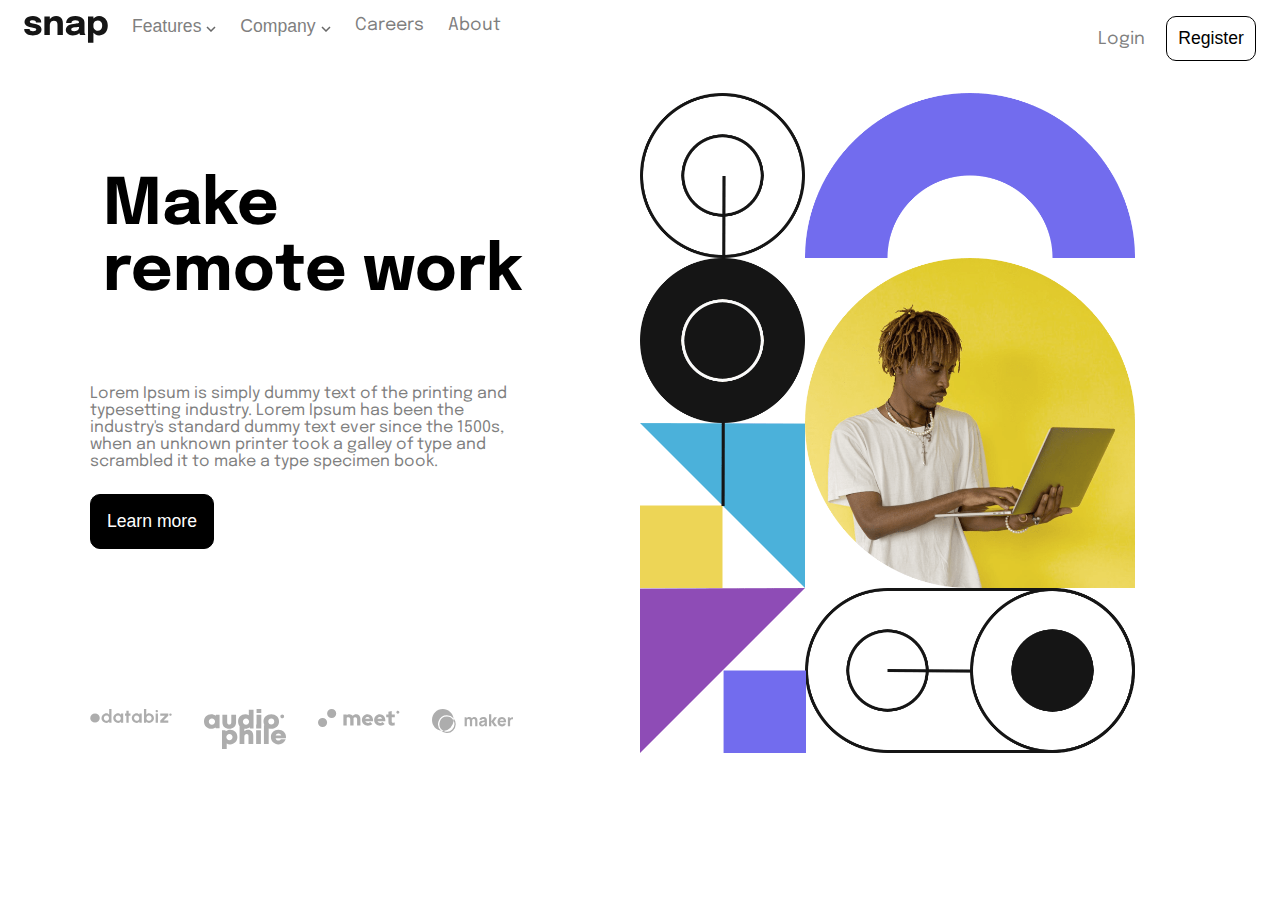
<file: index.html>
<!DOCTYPE html>
<html lang="pt-BR">
<head>
  <meta charset="UTF-8">
  <meta name="viewport" content="width=device-width, initial-scale=1.0"> <!-- displays site properly based on user's device -->
  <link rel="icon" type="image/png" sizes="32x32" href="./images/favicon-32x32.png">
  <link rel="preconnect" href="https://fonts.googleapis.com">
  <link rel="preconnect" href="https://fonts.gstatic.com" crossorigin>
  <link href="https://fonts.googleapis.com/css2?family=Epilogue:wght@500;700&display=swap" rel="stylesheet"> 
  <link rel="stylesheet" href="./assets/css/style.css">
  <title>Frontend Mentor | Intro section with dropdown navigation</title>
</head>

<body>
  <nav>
    <div class="menumab">
      <span><img class="logo" src="./assets/images/logo.svg" alt=""></span>
      <img onclick="menumobile()" id="menum" src="./assets/images/icon-menu.svg" alt="menu">
    </div>
    <div class="menu">
      <div class="features">
        <span> <img class="logo" src="./assets/images/logo.svg" alt=""></span>
        <div class="features_item">
            <button class="btn-item" >Features <img class="img" src="./assets/images/icon-arrow-down.svg" alt=""></button>
            <div  style="display:none;" id="features_item_two">
              <ul>
                <li><a href=""><img src="./assets/images/icon-todo.svg" alt=""> Todo List</a></li>
                <li><a href=""><img src="./assets/images/icon-calendar.svg" alt=""> Calendar</a></li>
                <li> <a href=""><img src="./assets/images/icon-reminders.svg" alt=""> Reminders</a></li>
                <li> <a href=""><img src="./assets/images/icon-planning.svg" alt=""> Planning</a></li>
              </ul>
            </div>
        </div>
        
        <div class="features_item">
            <button id="btn-item">Company <img id="img" src="./assets/images/icon-arrow-down.svg" alt=""></button>
            <div style="display:none;" id="company">
              <ul>
                <li> <a href="">History</a> </li>
                <li> <a href="">Calendar </a></li>
                <li> <a href="">Reminders</a></li>
              </ul>
            </div>
        </div>
        
          <a  class="features__item" href="">Careers</a>
          <a  class="features__item"href="">About</a>
      </div>  

      <div class="features_one">
        <a href="">Login</a>
        <button>Register</button>
      </div>  
      
    </div>
  </nav>

  <aside class="menu_mobile" style="display: none;" id="featu" >
    <nav>
        <div class="features">
          <button class="close-bt">
            <img onclick="menumobile()"src="./assets/images/icon-close-menu.svg" alt="Botão para fechar o menu">
          </button>
          <div class="features_item">
            <button class="btn-item-one" >Features <img class="imgone" src="./assets/images/icon-arrow-down.svg" alt=""></button>
            <div  style="display:none;" id="features_item_one">
              <ul>
                <li><a href=""><img src="./assets/images/icon-todo.svg" alt=""> Todo List</a></li>
                <li><a href=""><img src="./assets/images/icon-calendar.svg" alt=""> Calendar</a></li>
                <li> <a href=""><img src="./assets/images/icon-reminders.svg" alt=""> Reminders</a></li>
                <li> <a href=""><img src="./assets/images/icon-planning.svg" alt=""> Planning</a></li>
              </ul>
            </div>
          </div>
        
          <div class="features_item">
            <button id="btn-item-on">Company <img id="imgon" src="./assets/images/icon-arrow-down.svg" alt=""></button>
            <div style="display:none;" id="companyone">
              <ul>
                <li> <a href="">History</a> </li>
                <li> <a href="">Calendar </a></li>
                <li> <a href="">Reminders</a></li>
              </ul>
            </div>
          </div>
            <a  class="features__item" href="">Careers</a>
            <a  class="features__item"href="">About</a>
  
            <div class="features_item register">
              <a href="">Login</a>
              <button>Register</button>
            </div>  
        </div>  
    
        
  
    </nav>

  </aside>
  

  <main id="container">
    <div id="overlay"></div>
    <img class="image_mobile" src="./assets/images/image-hero-mobile.png" alt="">
    <div class="container__princi_item">
      <div class="container-item" >
        <h1>Make 
          remote work</h1>
        <p>
          Lorem Ipsum is simply dummy text of the printing and typesetting industry. Lorem Ipsum has been the industry's standard dummy text ever since the 1500s, when an unknown printer took a galley of type and scrambled it to make a type specimen book.
        </p>
        <button class="buttonmore">Learn more</button>

      
      </div>
      <div class="rodape">
        <ul>
          <li><img src="./assets/images/client-databiz.svg" alt=""></li>
          <li><img src="./assets/images/client-audiophile.svg" alt=""></li>
          <li><img src="./assets/images/client-meet.svg" alt=""></li>
          <li><img src="./assets/images/client-maker.svg" alt=""></li>
        </ul>
      </div>
      
      <img  class="princi_image" src="./assets/images/image-hero-desktop.png" alt="imagem de um menino com um computador">

       
    </div>
  </main>


  <script src="script.js"></script>
</body>
</html>
</file>
<file: assets/css/style.css>
*{
    box-sizing: border-box;
    padding: 0;
    margin: 0;
   user-select: none;

}
body{
    font-family: 'Epilogue', sans-serif;
    background: #fff;
}
.menu{
    display: flex;
    justify-content: space-between;
    margin-top: 1rem;
    font-size: 1.1rem;
    color: #7f7f7f;
}
.menumab{
    display: none;
}
.menutwo{
    padding-left: 0;
}
#menu_mobile{
    display: none;
}
.image_mobile{
    display: none;
}
.features{
    display: flex; 
    color: #7f7f7f;

}
.btn-item,#btn-item{
    cursor: pointer;
    background-color: transparent;
    border: transparent;
    font-size: 1.1rem;
    color: #7f7f7f;
}
.features span,
.features__item,
.btn-item,
#btn-item{
    margin-left: 1.5rem
}

#features_item_two,
#company{
    background-color: transparent;
    border: 1px solid #cebcbc;
    border-radius: 10px;
    box-shadow: 6px 6px 6px #7f7f7f;
    font-size: 1rem;
    margin-top: 0.5rem;
    padding: 0.5rem;
    position:absolute;
    
}
#company{
    margin-left: 1rem;
}
ul li{
    list-style: none;
}
a{
  text-decoration: none;
  color: #7f7f7f;

}
.features_one a{
    padding-right: 1.1rem;
}
.features_one button,.buttonmore{
  padding: 0.7rem;
  border: 1px solid #000;
  border-radius: 10px;
  background-color: #fff;
  font-size: 1.1rem;
  margin-right: 1.5rem;
}
#container{
   display: flex;
   justify-content: center;
   align-items: center;
   margin: 2rem;
}
.container__princi_item{
    display: grid;
    grid-template-columns:repeat(2,1fr);
    position: relative;
    max-width: 1100px;
}
.princi_image{
    width: 90%;
}
.container-item{
    text-align: start;
    max-width: 450px;
}
.container-item h1{
    font-size: 4rem;
    margin: 5rem auto;
    max-width: 425px;
  
}
.container-item  p{
    color: #7f7f7f;
    font-size: 1rem;
    margin-top: 1rem;
}
.rodape{
    position: absolute;
    bottom: 0;
    max-width: 500px;
    
}
.rodape ul{
    display: flex;
    flex-direction: row;
    justify-content: center;
}
.rodape img{
   width: 114px;
   padding-right: 2rem;
}
.buttonmore{
    margin-top: 1.5rem;
    padding: 1rem;
    background: #000;
    color: #fff;
}
.buttonmore:hover{
    background: transparent;
    color: #000;
}
@media ((min-width:300px) and (max-width:940px)){
    .menu{
        display: none;
    }

    .menumab{
       display: flex;
       justify-content: space-between;

    }
    .menu_mobile{
        position: absolute;
        right: 0;
        top: 0;
        background-color: #fff;
        max-width: 50%;
        height: 100%;
        width: 65%;
        background-color: ;
        padding: 0 1rem;
        max-width: 300px;
        z-index: 2;
    }
   
    .menu_mobile_item button{
        background-color: transparent;
        padding-left: 2rem;
    }
    #overlay {
        position: fixed;
        top: 0;
        left: 0;
        width: 100%;
        height: 100%;
        background-color: rgba(0, 0, 0, 0.5); /* cor preto com 50% de opacidade */
        z-index: 1; /* para ficar acima do conteúdo da página */
        display: none; /* inicia escondido */
    }
    #overlay.active{
        display: block;
    }
    .close-bt{
        position: absolute;
        top: 1rem;
        right: 1rem;
        cursor: pointer;
        background-color: transparent;
        border: transparent;
    }
    #menum{
        position: absolute;
        top: 2rem;
        right: 1rem;
        cursor: pointer;
    }
    .logo{
        margin-top:2rem;
        margin-left: 1rem;
    }
    #featu{
        padding-left: 2rem;
    }
    .features span, .features__item{
        margin-left: 0;
    }
    #features_item_one, #companyone{
        padding-left: 1.4rem;
        padding-top: 1rem;
    }
    #features_item_one ul li, #companyone ul li{
        padding-bottom: 1rem;
    }
    .features{
        display: flex;
        flex-direction: column;
        padding:5rem 7rem 0rem 0rem ;
        color: #7f7f7f;
    }

    .features a{
        color: #7f7f7f;
        padding-bottom: 1rem;
    }
    .features a,
     #btn-item-on,
     .btn-item-one{
        font-size:1.1rem;
     }
     #btn-item-on,
     .btn-item-one{
        cursor: pointer;
        background-color: transparent;
        border: transparent;
        font-size: 1.1rem;
        color: #7f7f7f;
        padding-bottom: 1rem;
    }
    .register button{
        color:#7f7f7f;
        border: 1px solid #000;
        border-radius: 5px;
        font-size: 1rem;
        padding: 1.3rem;
        width: 100%;
    }
    .register{
        display:flex;
        flex-direction: column;
        padding-left: 4rem;
        font-size: 1rem;
    }
    #container{
        display: flex;
        flex-direction: column;
        align-items: center;
        justify-content: center;
        margin: 0;
    }
    .container__princi_item{
        display: flex;
        flex-direction: column;
        justify-content:center;
        align-items: center;
        width: 100%;
    }
    .container-item h1{
        font-size: 2rem;
        margin: 4rem auto;
        max-width: 325px;
        padding: 0;
        padding: 0 4rem 0 1rem;
        white-space: nowrap;
    }
    .container-item p{
        padding: 0 4rem 0 1rem;
    }

    .buttonmore{
        display: flex;
        flex-direction: column;
        margin: 3rem 5rem 5rem 5rem;
        justify-content: center;
    }
    .rodape{
        width: 100%;
        flex-wrap: wrap; 
        display: flex;
        
    }
    .rodape ul li img{
        width: 100%;
    }
    .princi_image{
        display: none;
    }
    .image_mobile{
        display: flex;
        width: 100%;
        margin: 0;
    }
    
    

    
}
</file>
